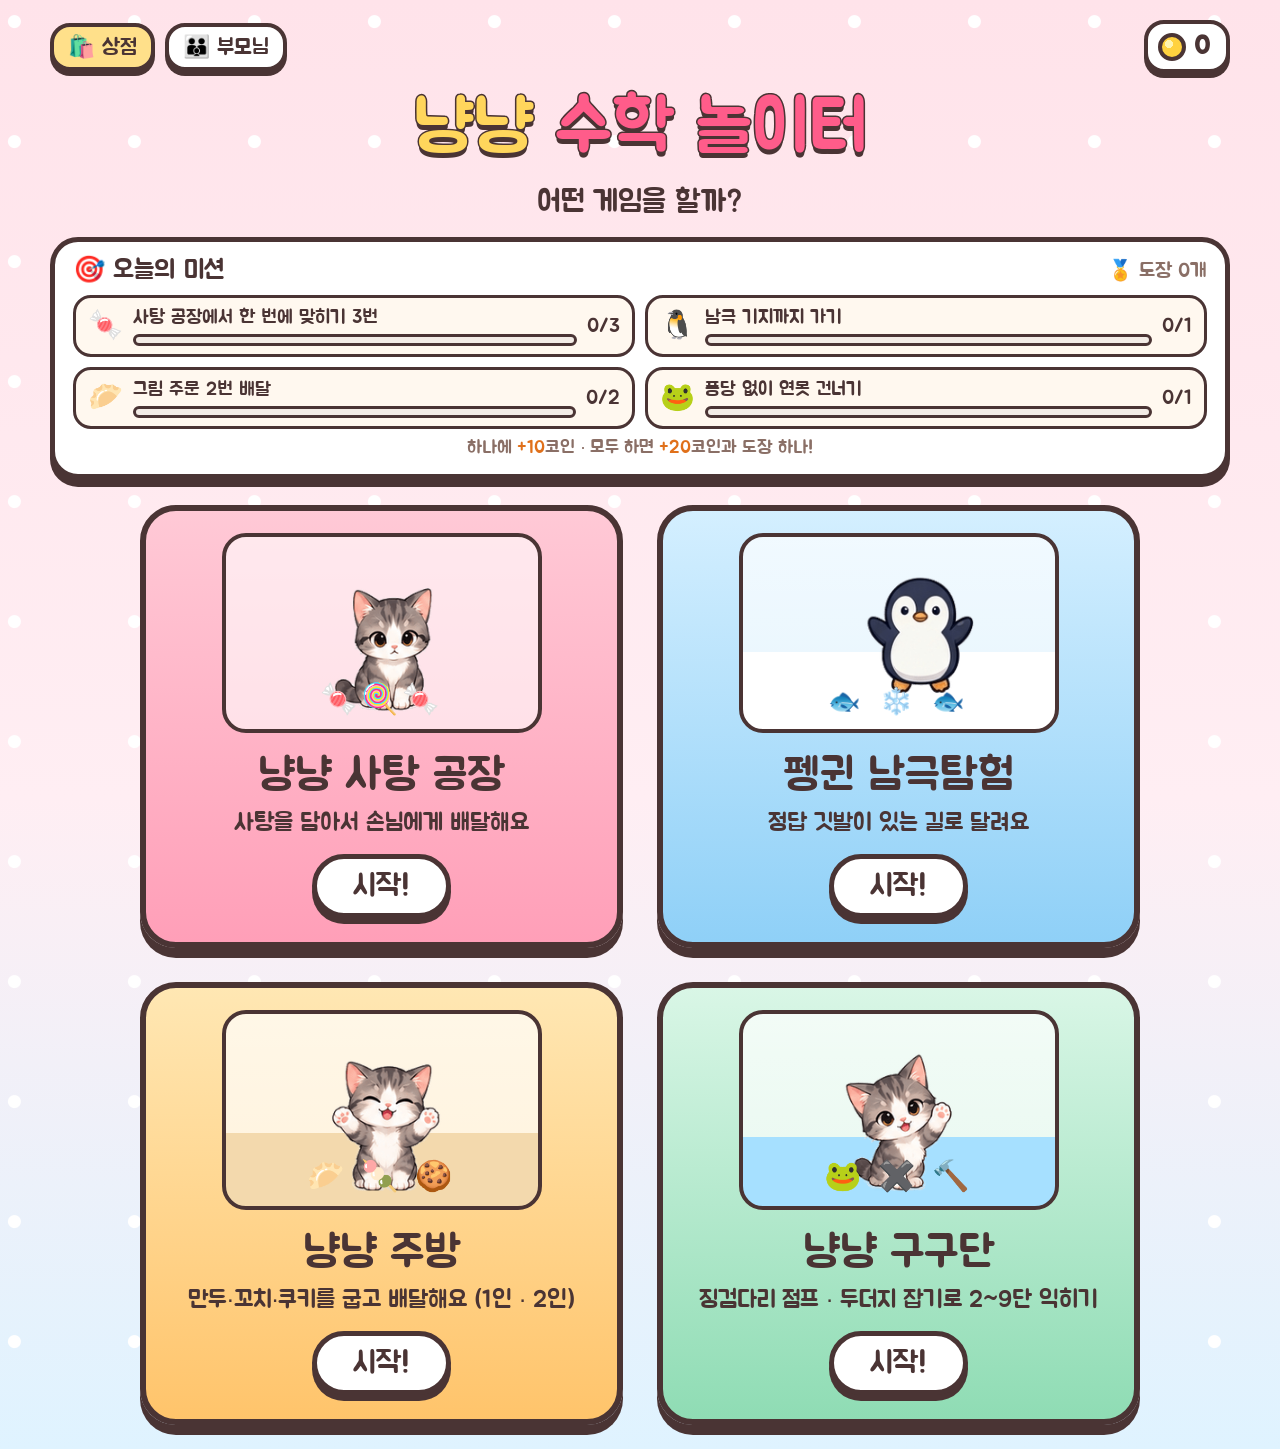
<file: index.html>
<!doctype html>
<html lang="ko">
<head>
  <meta charset="utf-8">
  <meta name="viewport" content="width=device-width, initial-scale=1, minimum-scale=1, maximum-scale=1, user-scalable=no, viewport-fit=cover">
  <meta name="theme-color" content="#ffe3ea">
  <meta name="apple-mobile-web-app-capable" content="yes">
  <title>냥냥 수학 놀이터</title>
  <link rel="preconnect" href="https://fonts.googleapis.com">
  <link rel="preconnect" href="https://fonts.gstatic.com" crossorigin>
  <link href="https://fonts.googleapis.com/css2?family=Jua&display=swap" rel="stylesheet">
  <style>
    :root {
      --ink: #4a3434;
      --pink: #ff8fab;
      --sky: #7cc8f8;
      --lemon: #ffd65c;
      --mint: #7fdcae;
      --cream: #fff8ef;
      --font: 'Jua', 'Apple SD Gothic Neo', 'Malgun Gothic', 'Noto Sans KR', sans-serif;
    }
    * { box-sizing: border-box; -webkit-tap-highlight-color: transparent; }
    html { -webkit-text-size-adjust: 100%; text-size-adjust: 100%; }
    [hidden] { display: none !important; }
    body {
      margin: 0;
      min-height: 100vh;
      min-height: 100dvh;
      font-family: var(--font);
      color: var(--ink);
      background:
        radial-gradient(circle at 12% 18%, #fff 0 6px, transparent 7px) 0 0 / 120px 120px,
        linear-gradient(180deg, #ffe3ea 0%, #ffeef3 55%, #dff3ff 100%);
      display: flex;
      flex-direction: column;
      align-items: center;
      padding: max(20px, env(safe-area-inset-top)) max(16px, env(safe-area-inset-right)) max(24px, env(safe-area-inset-bottom)) max(16px, env(safe-area-inset-left));
      user-select: none;
      -webkit-user-select: none;
    }
    body.modal-open { overflow: hidden; }
    button { font-family: var(--font); color: var(--ink); cursor: pointer; }
    header { width: min(1180px, 100%); display: flex; align-items: center; gap: 10px; }
    .hbtn, .coins {
      display: inline-flex; align-items: center; gap: 8px;
      background: #fff; border: 4px solid var(--ink); border-radius: 20px;
      box-shadow: 0 5px 0 var(--ink);
      padding: 6px 14px; font-size: 22px;
    }
    .hbtn:active { transform: translateY(4px); box-shadow: 0 1px 0 var(--ink); }
    .hbtn.shop { background: #ffe08a; }
    .coins { margin-left: auto; padding: 6px 16px 6px 10px; font-size: 26px; }
    .coin { width: 28px; height: 28px; border-radius: 50%; border: 4px solid var(--ink);
      background: radial-gradient(circle at 35% 35%, #fff4b0 0 22%, #ffd23f 23% 100%); }
    .coins.bump { animation: bump .45s; }
    h1 {
      margin: 10px 0 2px;
      font-size: clamp(40px, 9vw, 72px);
      font-weight: normal;
      color: #ff5c8a;
      -webkit-text-stroke: 3px var(--ink);
      paint-order: stroke fill;
      text-shadow: 0 5px 0 var(--ink);
      text-align: center;
      text-wrap: balance;
    }
    h1 span { color: var(--lemon); }
    .sub { font-size: clamp(20px, 4.5vw, 30px); margin: 8px 0 16px; text-align: center; }

    /* 오늘의 미션 */
    .missions {
      width: min(1180px, 100%);
      background: #fff; border: 5px solid var(--ink); border-radius: 28px; box-shadow: 0 8px 0 var(--ink);
      padding: 12px 18px 14px; margin-bottom: 26px;
    }
    .missions h2 { margin: 0 0 8px; font-size: 26px; font-weight: normal; display: flex; align-items: center; gap: 10px; }
    .missions h2 small { margin-left: auto; font-size: 20px; color: #8a6f66; }
    .missions ul { list-style: none; margin: 0; padding: 0; display: grid; grid-template-columns: repeat(auto-fit, minmax(min(100%, 300px), 1fr)); gap: 10px; }
    .missions li {
      display: grid; grid-template-columns: auto 1fr auto; align-items: center; gap: 4px 10px;
      background: #fff8ef; border: 3px solid var(--ink); border-radius: 18px; padding: 8px 12px; font-size: 19px;
    }
    .missions li .ic { font-size: 28px; grid-row: span 2; }
    .missions li .bar { grid-column: 2; height: 12px; border: 3px solid var(--ink); border-radius: 8px; background: #f3ece6; overflow: hidden; }
    .missions li .bar i { display: block; height: 100%; background: var(--mint); }
    .missions li .num { grid-row: span 2; font-size: 20px; }
    .missions li.done { background: #e8fff1; }
    .missions li.done .num { font-size: 28px; }
    .missions .foot { margin: 8px 0 0; font-size: 18px; color: #8a6f66; text-align: center; }
    .missions .foot b { color: #e0701a; font-weight: normal; }

    .cards {
      width: min(1180px, 100%);
      display: grid;
      grid-template-columns: repeat(auto-fit, minmax(min(100%, 300px), 1fr));
      gap: clamp(18px, 4vw, 34px);
    }
    /* 게임 4개: 태블릿 · 노트북은 2×2, 아주 넓은 화면은 한 줄 */
    @media (min-width: 700px) { .cards { grid-template-columns: repeat(2, minmax(0, 1fr)); width: min(1000px, 100%); } .missions ul { grid-template-columns: repeat(2, minmax(0, 1fr)); } }
    @media (min-width: 1500px) { .cards { grid-template-columns: repeat(4, minmax(0, 1fr)); width: min(1480px, 100%); } .card h2 { font-size: 38px; } .missions ul { grid-template-columns: repeat(4, minmax(0, 1fr)); } }
    .card {
      display: flex; flex-direction: column; align-items: center;
      text-decoration: none; color: var(--ink);
      border: 6px solid var(--ink);
      border-radius: 36px;
      box-shadow: 0 10px 0 var(--ink);
      padding: 22px 20px 24px;
      transition: transform .08s, box-shadow .08s;
      min-width: 0;
    }
    .card:active { transform: translateY(8px); box-shadow: 0 2px 0 var(--ink); }
    .card:focus-visible { outline: 5px solid #fff; outline-offset: 4px; }
    .card.candy { background: linear-gradient(180deg, #ffc9d6, #ff9fb8); }
    .card.penguin { background: linear-gradient(180deg, #d4efff, #8fd0f7); }
    .card.kitchen { background: linear-gradient(180deg, #ffe7b3, #ffc46b); }
    .card.gugudan { background: linear-gradient(180deg, #d9f6e6, #8fdcb4); }
    .card.gugudan .art { background: linear-gradient(180deg, rgba(255,255,255,.7) 64%, #a6e0ff 64%); }
    .art {
      width: 100%; max-width: 320px; aspect-ratio: 16 / 10;
      background: rgba(255, 255, 255, .6);
      border: 4px solid var(--ink); border-radius: 24px;
      display: grid; place-items: center;
      overflow: hidden;
      position: relative;
    }
    /* 캐릭터 (시트 한 칸을 CSS 로) + 위에 상점 모자를 그리는 캔버스 */
    .char { position: relative; animation: bob 1.6s ease-in-out infinite; }
    .char .hat-layer { position: absolute; left: -40px; top: -70px; width: calc(100% + 80px); height: calc(100% + 70px); pointer-events: none; }
    .cat {
      width: 149px; height: 163px;   /* 시트 165×181 칸(앉은 모습, 2행 0번)을 0.9배 */
      background: url(assets/sprites/cat.png?v=9) 0 -163px / 891px 652px no-repeat;
    }
    .peng {
      width: 158px; height: 157px;   /* 펭귄 시트 166×165 칸(정면 만세, 2행 0번)을 0.95배 */
      background: url(assets/sprites/penguin.png?v=9) 0 -157px / 946px 941px no-repeat;
    }
    .chef-cat {
      width: 149px; height: 163px;   /* 고양이 시트 만세(3행 3번)를 0.9배 */
      background: url(assets/sprites/cat.png?v=9) -445.5px -325.8px / 891px 652px no-repeat;
    }
    .wave-cat {
      width: 149px; height: 163px;   /* 고양이 시트 손 흔들기(3행 1번)를 0.9배 */
      background: url(assets/sprites/cat.png?v=9) -148.5px -325.8px / 891px 652px no-repeat;
    }
    .card.gugudan .char { animation-duration: 1.4s; }
    .card.penguin .char { animation-duration: 1s; }
    .card.kitchen .char { animation-duration: 1.2s; }
    .candies, .dumplings, .pond-art { position: absolute; inset: auto 0 10px; text-align: center; font-size: 30px; letter-spacing: 4px; }
    .snow { position: absolute; inset: auto 0 10px; text-align: center; font-size: 26px; letter-spacing: 6px; }
    .card.penguin .art { background: linear-gradient(180deg, rgba(255,255,255,.7) 60%, #ffffff 60%); }
    .card.kitchen .art { background: linear-gradient(180deg, rgba(255,255,255,.7) 62%, #f3d9ad 62%); }
    .card h2 { margin: 16px 0 4px; font-size: clamp(32px, 7vw, 44px); font-weight: normal; text-align: center; }
    .card p { margin: 0; font-size: clamp(18px, 4vw, 24px); text-align: center; text-wrap: balance; word-break: keep-all; }
    .play {
      margin-top: 16px;
      background: #fff; border: 5px solid var(--ink); border-radius: 999px;
      box-shadow: 0 6px 0 var(--ink);
      padding: 8px 36px; font-size: 30px;
    }

    /* 창 (상점 · 부모님) */
    .modal { position: fixed; inset: 0; z-index: 20; background: rgba(74, 52, 52, .45); display: grid; place-items: center; padding: 14px; }
    .sheet {
      position: relative; width: min(680px, 100%); max-height: calc(100dvh - 28px); overflow: auto;
      background: var(--cream); border: 6px solid var(--ink); border-radius: 32px; box-shadow: 0 10px 0 var(--ink);
      padding: 16px 18px 20px; animation: popin .35s cubic-bezier(.3, 1.6, .5, 1);
    }
    .sheet h2 { margin: 0 0 10px; font-size: 32px; font-weight: normal; text-align: center; }
    .sheet h3 { margin: 16px 0 8px; font-size: 22px; font-weight: normal; }
    .close {
      position: absolute; top: 10px; right: 10px; width: 48px; height: 48px;
      border: 4px solid var(--ink); border-radius: 50%; background: #fff; box-shadow: 0 4px 0 var(--ink); font-size: 24px;
    }
    .preview { display: flex; align-items: center; justify-content: center; gap: 16px; background: #fff; border: 4px solid var(--ink); border-radius: 22px; padding: 6px; }
    .preview canvas { width: 300px; height: 150px; max-width: 70%; }
    .wallet { font-size: 26px; margin: 0; white-space: nowrap; }
    .tabs { display: flex; gap: 10px; justify-content: center; margin: 12px 0; }
    .tabs button { border: 4px solid var(--ink); border-radius: 999px; background: #fff; padding: 6px 18px; font-size: 22px; opacity: .55; white-space: nowrap; }
    .tabs button[aria-selected="true"] { background: var(--lemon); opacity: 1; }
    .items { display: grid; grid-template-columns: repeat(auto-fill, minmax(124px, 1fr)); gap: 10px; }
    .item {
      background: #fff; border: 4px solid var(--ink); border-radius: 18px; padding: 6px 6px 8px;
      display: flex; flex-direction: column; align-items: center; gap: 2px; font-size: 18px;
    }
    .item canvas { width: 96px; height: 72px; }
    .item .price { font-size: 17px; color: #8a6f66; }
    .item.sel { box-shadow: 0 0 0 5px var(--lemon); }
    .item.on { background: #e8fff1; }
    .buybar { display: flex; flex-direction: column; align-items: center; gap: 8px; margin-top: 14px; }
    .buybar .msg { margin: 0; font-size: 22px; text-align: center; min-height: 28px; }
    .buybar .msg b { color: #e0701a; font-weight: normal; font-size: 28px; }
    .act {
      border: 5px solid var(--ink); border-radius: 999px; box-shadow: 0 6px 0 var(--ink);
      background: var(--pink); padding: 10px 30px; font-size: 26px;
    }
    .act:disabled { background: #eee6e0; color: #9c8b82; box-shadow: 0 6px 0 #9c8b82; border-color: #9c8b82; }
    .act:not(:disabled):active { transform: translateY(5px); box-shadow: 0 1px 0 var(--ink); }

    /* 부모님 보기 */
    .acc { display: grid; gap: 6px; }
    .acc .row { display: grid; grid-template-columns: 90px 1fr 120px; align-items: center; gap: 10px; font-size: 19px; }
    .acc .bar { height: 16px; border: 3px solid var(--ink); border-radius: 9px; background: #f3ece6; overflow: hidden; }
    .acc .bar i { display: block; height: 100%; background: var(--sky); }
    .missed { margin: 0; padding-left: 26px; font-size: 20px; line-height: 1.55; }
    .missed small { color: #8a6f66; font-size: 16px; }
    .note { font-size: 17px; color: #8a6f66; }
    .danger { border: 4px solid var(--ink); border-radius: 999px; background: #fff; padding: 6px 18px; font-size: 18px; }
    .gg-table { display: grid; grid-template-columns: 56px repeat(9, minmax(0, 1fr)); gap: 3px; font-size: 15px; }
    .gg-table .rh { font-size: 17px; align-self: center; }
    .gg-table i { font-style: normal; text-align: center; border-radius: 6px; padding: 3px 0; border: 2px solid rgba(74,52,52,.35); background: #fff; }
    .gg-table i.try { background: #fff3b0; } .gg-table i.oops { background: #ffd1dc; } .gg-table i.star { background: #c8f0d8; }

    @keyframes bob { 50% { transform: translateY(-8px); } }
    @keyframes popin { from { transform: scale(.5); opacity: 0; } to { transform: scale(1); opacity: 1; } }
    @keyframes bump { 40% { transform: scale(1.18); } }
    @media (prefers-reduced-motion: reduce) { .char { animation: none; } }
    @media (max-width: 520px) {
      .hbtn { font-size: 18px; padding: 5px 10px; }
      .tabs button { font-size: 18px; padding: 5px 12px; }
      .sheet { padding: 14px 12px 18px; }
      .coins { font-size: 22px; }
      .acc .row { grid-template-columns: 70px 1fr 96px; font-size: 17px; }
    }
  </style>
</head>
<body>
  <header>
    <button class="hbtn shop" id="open-shop">🛍️ 상점</button>
    <button class="hbtn" id="open-parent">👪 부모님</button>
    <div class="coins" id="coins" aria-label="모은 코인"><span class="coin"></span><b id="coin-count">0</b></div>
  </header>
  <h1><span>냥냥</span> 수학 놀이터</h1>
  <p class="sub">어떤 게임을 할까?</p>

  <section class="missions" aria-label="오늘의 미션">
    <h2>🎯 오늘의 미션 <small id="stamps"></small></h2>
    <ul id="mission-list"></ul>
    <p class="foot" id="mission-foot"></p>
  </section>

  <main class="cards">
    <a class="card candy" href="candy.html">
      <div class="art">
        <div class="char" data-sheet="cat" data-anim="groom" data-frame="0" data-scale="0.9"><div class="cat" role="img" aria-label="고양이 냥이"></div><canvas class="hat-layer"></canvas></div>
        <div class="candies">🍬🍭🍬</div>
      </div>
      <h2>냥냥 사탕 공장</h2>
      <p>사탕을 담아서 손님에게 배달해요</p>
      <span class="play">시작!</span>
    </a>

    <a class="card penguin" href="penguin.html">
      <div class="art">
        <div class="char" data-sheet="penguin" data-anim="row1" data-frame="0" data-scale="0.95"><div class="peng" role="img" aria-label="만세하는 펭귄"></div><canvas class="hat-layer"></canvas></div>
        <div class="snow">🐟 ❄️ 🐟</div>
      </div>
      <h2>펭귄 남극탐험</h2>
      <p>정답 깃발이 있는 길로 달려요</p>
      <span class="play">시작!</span>
    </a>

    <a class="card kitchen" href="kitchen.html">
      <div class="art">
        <div class="char" data-sheet="cat" data-anim="happy" data-frame="3" data-scale="0.9"><div class="chef-cat" role="img" aria-label="신난 고양이 요리사"></div><canvas class="hat-layer"></canvas></div>
        <div class="dumplings">🥟 🍡 🍪</div>
      </div>
      <h2>냥냥 주방</h2>
      <p>만두·꼬치·쿠키를 굽고 배달해요 (1인 · 2인)</p>
      <span class="play">시작!</span>
    </a>

    <a class="card gugudan" href="gugudan.html">
      <div class="art">
        <div class="char" data-sheet="cat" data-anim="happy" data-frame="1" data-scale="0.9"><div class="wave-cat" role="img" aria-label="손 흔드는 고양이"></div><canvas class="hat-layer"></canvas></div>
        <div class="pond-art">🐸 ✖️ 🔨</div>
      </div>
      <h2>냥냥 구구단</h2>
      <p>징검다리 점프 · 두더지 잡기로 2~9단 익히기</p>
      <span class="play">시작!</span>
    </a>
  </main>

  <!-- 상점 -->
  <div class="modal" id="shop" hidden>
    <div class="sheet" role="dialog" aria-label="냥냥 상점">
      <button class="close" aria-label="닫기">✕</button>
      <h2>🛍️ 냥냥 상점</h2>
      <div class="preview"><canvas id="preview" width="600" height="300"></canvas><p class="wallet">🪙 <b id="shop-coins">0</b></p></div>
      <div class="tabs" role="tablist">
        <button data-tab="hat" aria-selected="true">👒 모자</button>
        <button data-tab="room" aria-selected="false">🏠 주방 꾸미기</button>
      </div>
      <div class="items" id="shop-items"></div>
      <div class="buybar">
        <p class="msg" id="shop-msg">갖고 싶은 걸 눌러 봐요!</p>
        <button class="act" id="shop-action" hidden></button>
      </div>
    </div>
  </div>

  <!-- 부모님 보기 -->
  <div class="modal" id="parent" hidden>
    <div class="sheet" role="dialog" aria-label="부모님 보기">
      <button class="close" aria-label="닫기">✕</button>
      <h2>👪 부모님 보기</h2>
      <h3>최근 정답률 <span class="note">(종류별 최근 30문제, 모든 게임 합쳐서)</span></h3>
      <div class="acc" id="acc"></div>
      <h3>자주 틀린 문제</h3>
      <ol class="missed" id="missed"></ol>
      <p class="note" id="review-note"></p>
      <h3>구구단 익힘표 <span class="note">(한 번에 3번 연속 맞히면 ⭐)</span></h3>
      <div class="gg-table" id="gg-table"></div>
      <p class="note" id="gg-note"></p>
      <h3>오늘의 미션</h3>
      <p class="note" id="mission-note"></p>
      <p class="note">기록은 이 기기(브라우저)에만 저장돼요. 인터넷 기록을 지우거나 다른 브라우저로 열면 따로 시작해요.</p>
      <button class="danger" id="reset-learn">배움 기록 지우기 (코인·아이템은 그대로)</button>
    </div>
  </div>

  <!-- 배포할 때 v 값을 올리면 모든 파일이 한꺼번에 새로 받아진다 -->
  <script type="importmap">
  {
    "imports": {
      "./src/audio.js": "./src/audio.js?v=24",
      "./src/sprites.js": "./src/sprites.js?v=24",
      "./src/save.js": "./src/save.js?v=24",
      "./src/learn.js": "./src/learn.js?v=24",
      "./src/missions.js": "./src/missions.js?v=24",
      "./src/gugudan/facts.js": "./src/gugudan/facts.js?v=24",
      "./src/shop.js": "./src/shop.js?v=24"
    }
  }
  </script>
  <script type="module" src="src/home.js?v=24"></script>
</body>
</html>
</file>
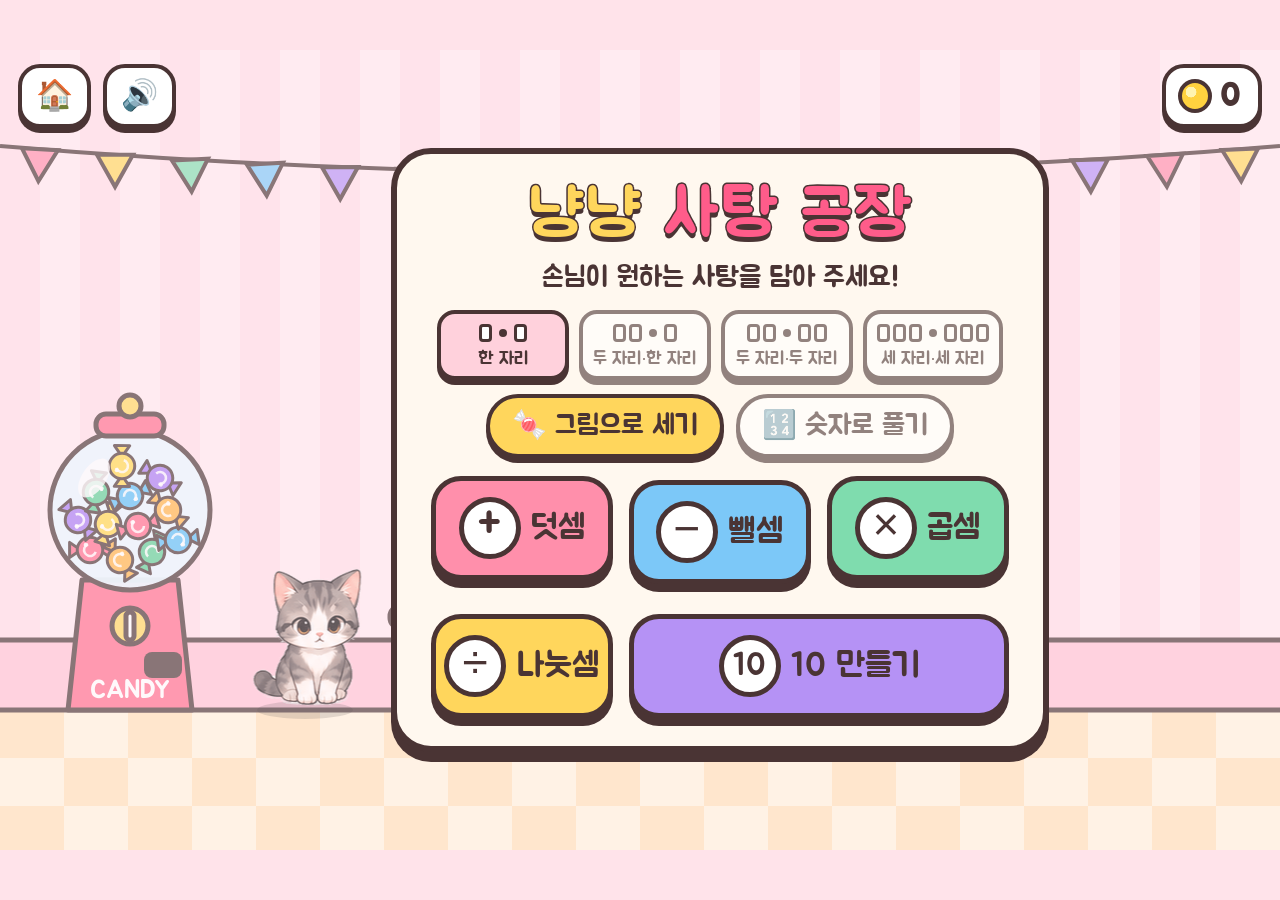
<file: candy.html>
<!doctype html>
<html lang="ko">
<head>
  <meta charset="utf-8">
  <meta name="viewport" content="width=device-width, initial-scale=1, minimum-scale=1, maximum-scale=1, user-scalable=no, viewport-fit=cover">
  <meta name="theme-color" content="#ffe3ea">
  <meta name="apple-mobile-web-app-capable" content="yes">
  <title>냥냥 사탕 공장</title>
  <link rel="preconnect" href="https://fonts.googleapis.com">
  <link rel="preconnect" href="https://fonts.gstatic.com" crossorigin>
  <link href="https://fonts.googleapis.com/css2?family=Jua&display=swap" rel="stylesheet">
  <link rel="stylesheet" href="style.css?v=24">
</head>
<body>
  <div id="stage">
    <canvas id="scene"></canvas>

    <!-- 상단 HUD -->
    <div id="hud">
      <a id="btn-games" class="chip" href="./" aria-label="게임 고르기 (처음 화면)">🏠</a>
      <button id="btn-home" class="chip" aria-label="뒤로 (게임 로비)" hidden>🔙</button>
      <button id="btn-sound" class="chip" aria-label="소리">🔊</button>
      <div id="dots" hidden></div>
      <div id="coins" class="chip coins"><span class="coin"></span><b id="coin-count">0</b></div>
    </div>

    <!-- 손님 주문서 -->
    <div id="order" hidden>
      <p class="order-text"></p>
      <p class="order-expr"></p>
      <p class="order-q"></p>
      <div class="order-progress"></div>
    </div>

    <!-- 아래쪽 안내 -->
    <div id="tip" hidden></div>

    <!-- 큰 수 풀이 보드 (난이도 2~4 오답 힌트) -->
    <div id="work" hidden>
      <p class="work-title">차근차근 풀어 볼까?</p>
      <div class="work-body"></div>
      <p class="work-note"></p>
    </div>

    <!-- 3지선다 -->
    <div id="answers" hidden></div>

    <!-- 시작 화면 -->
    <section id="menu" class="screen">
      <div class="panel">
        <h1 class="title"><span>냥냥</span> 사탕 공장</h1>
        <p class="sub">손님이 원하는 사탕을 담아 주세요!</p>
        <!-- 난이도: 칸 모양으로 자릿수를 보여 줌 (글을 못 읽어도 고를 수 있게) -->
        <div class="diffs" role="radiogroup" aria-label="난이도">
          <button class="diff" data-diff="1" aria-checked="true"><span class="boxes"><i></i><b></b><i></i></span><small>한 자리</small></button>
          <button class="diff" data-diff="2" aria-checked="false"><span class="boxes"><i></i><i></i><b></b><i></i></span><small>두 자리·한 자리</small></button>
          <button class="diff" data-diff="3" aria-checked="false"><span class="boxes"><i></i><i></i><b></b><i></i><i></i></span><small>두 자리·두 자리</small></button>
          <button class="diff" data-diff="4" aria-checked="false"><span class="boxes"><i></i><i></i><i></i><b></b><i></i><i></i><i></i></span><small>세 자리·세 자리</small></button>
        </div>
        <div class="levels" role="radiogroup" aria-label="푸는 방법">
          <button class="pill" data-level="picture" aria-checked="true">🍬 그림으로 세기</button>
          <button class="pill" data-level="number" aria-checked="false">🔢 숫자로 풀기</button>
        </div>
        <p class="big-note">그림으로: 낱개 10개는 막대 🍭, 막대 10개는 상자 📦로 포장해요<br><small>곱셈·나눗셈 그림은 두 자리·한 자리까지 · 숫자로 풀면 풀이판이 나와요</small></p>
        <div class="modes">
          <button class="btn mode add" data-mode="add"><span class="sign">+</span><span>덧셈</span></button>
          <button class="btn mode sub" data-mode="sub"><span class="sign">−</span><span>뺄셈</span></button>
          <button class="btn mode mul" data-mode="mul"><span class="sign">×</span><span>곱셈</span></button>
          <button class="btn mode div" data-mode="div"><span class="sign">÷</span><span>나눗셈</span></button>
          <button class="btn mode ten" data-mode="ten"><span class="sign">10</span><span>10 만들기</span></button>
        </div>
      </div>
    </section>

    <!-- 결과 화면 -->
    <section id="result" class="screen" hidden>
      <div class="panel">
        <h2 class="title small">오늘 영업 끝!</h2>
        <div class="stars"></div>
        <p class="earned"></p>
        <button class="btn go next-step" hidden></button>
        <div class="row">
          <button class="btn go again">한 번 더!</button>
          <button class="btn go home">처음으로</button>
        </div>
      </div>
    </section>
  </div>

  <!-- 배포할 때 v 값을 올리면 모든 파일이 한꺼번에 새로 받아진다 (캐시에서 옛 파일과 섞이지 않게) -->
  <script type="importmap">
  {
    "imports": {
      "./src/sprites.js": "./src/sprites.js?v=24",
      "./src/characters.js": "./src/characters.js?v=24",
      "./src/actor.js": "./src/actor.js?v=24",
      "./src/audio.js": "./src/audio.js?v=24",
      "./src/problems.js": "./src/problems.js?v=24",
      "./src/work.js": "./src/work.js?v=24",
      "./src/viewport.js": "./src/viewport.js?v=24",
      "./src/blocks.js": "./src/blocks.js?v=24",
      "./src/save.js": "./src/save.js?v=24",
      "./src/learn.js": "./src/learn.js?v=24",
      "./src/missions.js": "./src/missions.js?v=24",
      "./src/shop.js": "./src/shop.js?v=24"
    }
  }
  </script>
  <script type="module" src="src/game.js?v=24"></script>
</body>
</html>
</file>
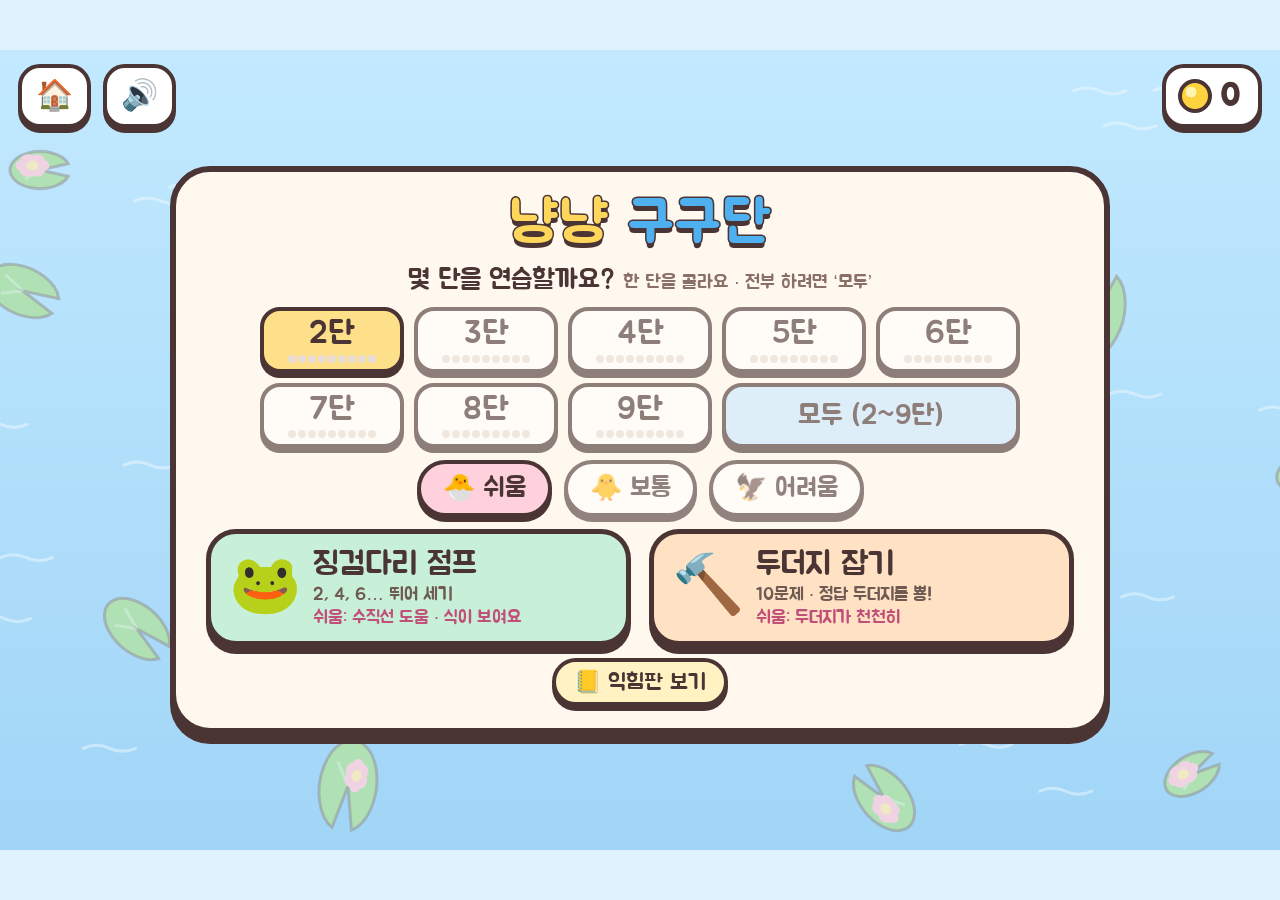
<file: gugudan.html>
<!doctype html>
<html lang="ko">
<head>
  <meta charset="utf-8">
  <meta name="viewport" content="width=device-width, initial-scale=1, minimum-scale=1, maximum-scale=1, user-scalable=no, viewport-fit=cover">
  <meta name="theme-color" content="#dff3ff">
  <meta name="apple-mobile-web-app-capable" content="yes">
  <title>냥냥 구구단</title>
  <link rel="preconnect" href="https://fonts.googleapis.com">
  <link rel="preconnect" href="https://fonts.gstatic.com" crossorigin>
  <link href="https://fonts.googleapis.com/css2?family=Jua&display=swap" rel="stylesheet">
  <link rel="stylesheet" href="style.css?v=24">
  <link rel="stylesheet" href="gugudan.css?v=24">
</head>
<body class="gugudan">
  <div id="stage">
    <!-- 연못 · 마당 장면 (누르기: 징검돌 · 두더지) -->
    <canvas id="scene"></canvas>

    <!-- 상단 HUD -->
    <div id="hud">
      <a id="btn-games" class="chip" href="./" aria-label="게임 고르기 (처음 화면)">🏠</a>
      <button id="btn-home" class="chip" aria-label="뒤로 (구구단 로비)" hidden>🔙</button>
      <button id="btn-sound" class="chip" aria-label="소리">🔊</button>
      <div id="coins" class="chip coins"><span class="coin"></span><b id="coin-count">0</b></div>
    </div>

    <div id="banner" hidden></div>

    <!-- 로비: 단 고르기 → 단계 → 게임 -->
    <section id="lobby" class="screen">
      <div class="panel">
        <h1 class="title"><span>냥냥</span> 구구단</h1>
        <p class="sub">몇 단을 연습할까요? <small>한 단을 골라요 · 전부 하려면 ‘모두’</small></p>
        <div class="dans" role="group" aria-label="단 고르기"></div>
        <div class="lv-row" role="radiogroup" aria-label="단계">
          <button class="lv" data-level="1" aria-checked="false">🐣 쉬움</button>
          <button class="lv" data-level="2" aria-checked="false">🐥 보통</button>
          <button class="lv" data-level="3" aria-checked="false">🦅 어려움</button>
        </div>
        <div class="games">
          <button class="btn game stones" data-game="stones">
            <span class="g-icon">🐸</span><b>징검다리 점프</b><small class="g-desc">3, 6, 9… 뛰어 세기</small><small class="g-lv"></small>
          </button>
          <button class="btn game moles" data-game="moles">
            <span class="g-icon">🔨</span><b>두더지 잡기</b><small class="g-desc">10문제 · 정답 두더지를 뿅!</small><small class="g-lv"></small>
          </button>
        </div>
        <button class="pill book-btn" id="open-book">📒 익힘판 보기</button>
      </div>
    </section>

    <!-- 익힘판: 2~9단 × 1~9 -->
    <section id="book" class="screen" hidden>
      <div class="panel">
        <button class="close" aria-label="닫기">✕</button>
        <h2 class="title small">📒 익힘판</h2>
        <p class="note">한 번에 3번 연속 맞히면 ⭐ · 칸을 누르면 구구단을 읽어 줘요</p>
        <div class="table"></div>
        <p class="legend"><i class="s-new"></i>아직 <i class="s-try"></i>익히는 중 <i class="s-oops"></i>다시 해 봐요 <i class="s-star"></i>익힘 ⭐</p>
      </div>
    </section>

    <!-- 결과 -->
    <section id="result" class="screen" hidden>
      <div class="panel">
        <h2 class="title small r-title"></h2>
        <div class="stars"></div>
        <p class="r-line r-main"></p>
        <p class="r-line r-seq"></p>
        <div class="missed"></div>
        <p class="r-line r-book"></p>
        <p class="earned"></p>
        <button class="btn go next-pond" hidden></button>
        <div class="row">
          <button class="btn go again">한 번 더!</button>
          <button class="btn go other">다른 게임</button>
          <button class="btn go home">로비로</button>
        </div>
      </div>
    </section>
  </div>

  <!-- 배포할 때 v 값을 올리면 모든 파일이 한꺼번에 새로 받아진다 -->
  <script type="importmap">
  {
    "imports": {
      "./src/audio.js": "./src/audio.js?v=24",
      "./src/viewport.js": "./src/viewport.js?v=24",
      "./src/sprites.js": "./src/sprites.js?v=24",
      "./src/save.js": "./src/save.js?v=24",
      "./src/learn.js": "./src/learn.js?v=24",
      "./src/missions.js": "./src/missions.js?v=24",
      "./src/shop.js": "./src/shop.js?v=24",
      "./src/gugudan/facts.js": "./src/gugudan/facts.js?v=24",
      "./src/gugudan/draw.js": "./src/gugudan/draw.js?v=24",
      "./src/gugudan/stones.js": "./src/gugudan/stones.js?v=24",
      "./src/gugudan/moles.js": "./src/gugudan/moles.js?v=24"
    }
  }
  </script>
  <script type="module" src="src/gugudan/main.js?v=24"></script>
</body>
</html>
</file>
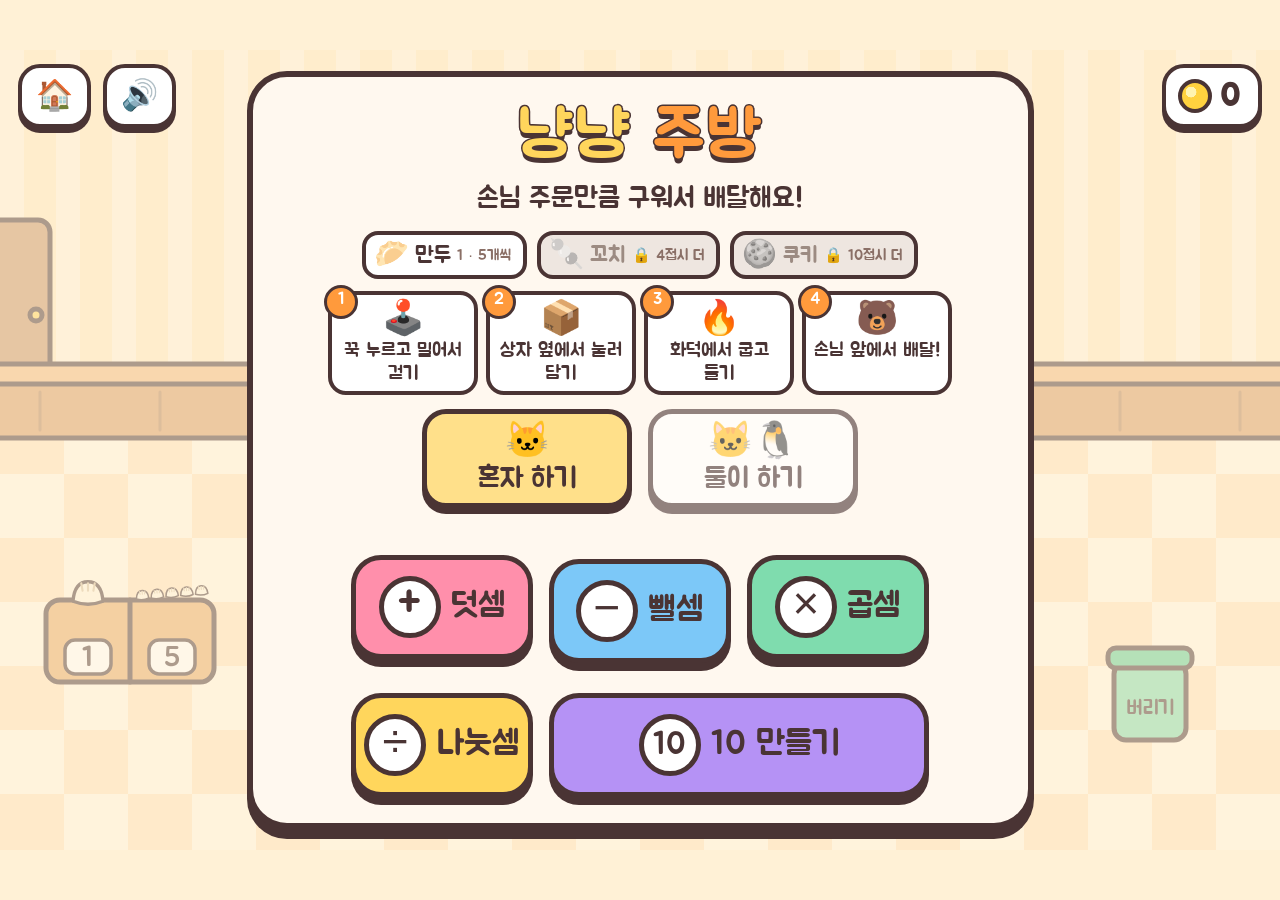
<file: kitchen.html>
<!doctype html>
<html lang="ko">
<head>
  <meta charset="utf-8">
  <meta name="viewport" content="width=device-width, initial-scale=1, minimum-scale=1, maximum-scale=1, user-scalable=no, viewport-fit=cover">
  <meta name="theme-color" content="#fff1d6">
  <meta name="apple-mobile-web-app-capable" content="yes">
  <title>냥냥 주방</title>
  <link rel="preconnect" href="https://fonts.googleapis.com">
  <link rel="preconnect" href="https://fonts.gstatic.com" crossorigin>
  <link href="https://fonts.googleapis.com/css2?family=Jua&display=swap" rel="stylesheet">
  <link rel="stylesheet" href="style.css?v=24">
  <link rel="stylesheet" href="kitchen.css?v=24">
</head>
<body class="kitchen">
  <div id="stage">
    <!-- 주방 장면 (손님 · 요리사 · 상자 · 불 · 쓰레기통) — 화면을 눌러 요리사를 움직인다 -->
    <canvas id="scene"></canvas>

    <!-- 상단 HUD -->
    <div id="hud">
      <a id="btn-games" class="chip" href="./" aria-label="게임 고르기 (처음 화면)">🏠</a>
      <button id="btn-home" class="chip" aria-label="뒤로 (게임 로비)" hidden>🔙</button>
      <button id="btn-sound" class="chip" aria-label="소리">🔊</button>
      <div id="clock" class="chip" hidden><span aria-hidden="true">⏱</span><b id="clock-text">2:30</b></div>
      <div id="combo" class="chip" hidden></div>
      <div id="served" class="chip" hidden><span aria-hidden="true">🥟</span><b id="served-count">0</b></div>
      <div id="coins" class="chip coins"><span class="coin"></span><b id="coin-count">0</b></div>
    </div>

    <div id="banner" hidden></div>

    <!-- 거스름돈: 손님이 낸 돈 − 음식값 -->
    <div id="pay" hidden>
      <p class="pay-q">🪙 <b class="pay-paid">10</b>코인 냈어요 · 음식은 <b class="pay-price">7</b>코인</p>
      <p class="pay-ask">거스름돈은 얼마?</p>
      <div class="pay-choices"></div>
    </div>

    <!-- 시작 화면 -->
    <section id="menu" class="screen">
      <div class="panel">
        <h1 class="title"><span>냥냥</span> 주방</h1>
        <p class="sub">손님 주문만큼 구워서 배달해요!</p>
        <div class="dishes" aria-label="오늘의 메뉴"></div>
        <ol class="steps">
          <li><b>🕹️</b>꾹 누르고 밀어서 걷기</li>
          <li><b>📦</b>상자 옆에서 눌러 담기</li>
          <li><b>🔥</b>화덕에서 굽고 들기</li>
          <li><b>🐻</b>손님 앞에서 배달!</li>
        </ol>
        <div class="players" role="radiogroup" aria-label="몇 명이 할까요">
          <button class="player-pick" data-players="1" aria-checked="true"><span class="pp-icon">🐱</span><span>혼자 하기</span></button>
          <button class="player-pick" data-players="2" aria-checked="false"><span class="pp-icon">🐱🐧</span><span>둘이 하기</span></button>
        </div>
        <p class="howto duo-note">둘이 하기: 화면 왼쪽을 누르면 1P 냥이, 오른쪽을 누르면 2P 펭귄 조이스틱. 손님은 함께 받아요!</p>
        <div class="modes">
          <button class="btn mode add" data-mode="add"><span class="sign">+</span><span>덧셈</span></button>
          <button class="btn mode sub" data-mode="sub"><span class="sign">−</span><span>뺄셈</span></button>
          <button class="btn mode mul" data-mode="mul"><span class="sign">×</span><span>곱셈</span></button>
          <button class="btn mode div" data-mode="div"><span class="sign">÷</span><span>나눗셈</span></button>
          <button class="btn mode ten" data-mode="ten"><span class="sign">10</span><span>10 만들기</span></button>
        </div>
      </div>
    </section>

    <!-- 결과 화면 -->
    <section id="result" class="screen" hidden>
      <div class="panel">
        <h2 class="title small">영업 끝!</h2>
        <div class="stars"></div>
        <p class="served-line"></p>
        <p class="dish-line"></p>
        <p class="team-line"></p>
        <p class="unlock-line"></p>
        <p class="best-line"></p>
        <p class="earned"></p>
        <div class="row">
          <button class="btn go again">한 번 더!</button>
          <button class="btn go home">처음으로</button>
        </div>
      </div>
    </section>
  </div>

  <!-- 배포할 때 v 값을 올리면 모든 파일이 한꺼번에 새로 받아진다 -->
  <script type="importmap">
  {
    "imports": {
      "./src/audio.js": "./src/audio.js?v=24",
      "./src/problems.js": "./src/problems.js?v=24",
      "./src/viewport.js": "./src/viewport.js?v=24",
      "./src/sprites.js": "./src/sprites.js?v=24",
      "./src/characters.js": "./src/characters.js?v=24",
      "./src/save.js": "./src/save.js?v=24",
      "./src/learn.js": "./src/learn.js?v=24",
      "./src/missions.js": "./src/missions.js?v=24",
      "./src/shop.js": "./src/shop.js?v=24",
      "./src/kitchen/draw.js": "./src/kitchen/draw.js?v=24"
    }
  }
  </script>
  <script type="module" src="src/kitchen/game.js?v=24"></script>
</body>
</html>
</file>
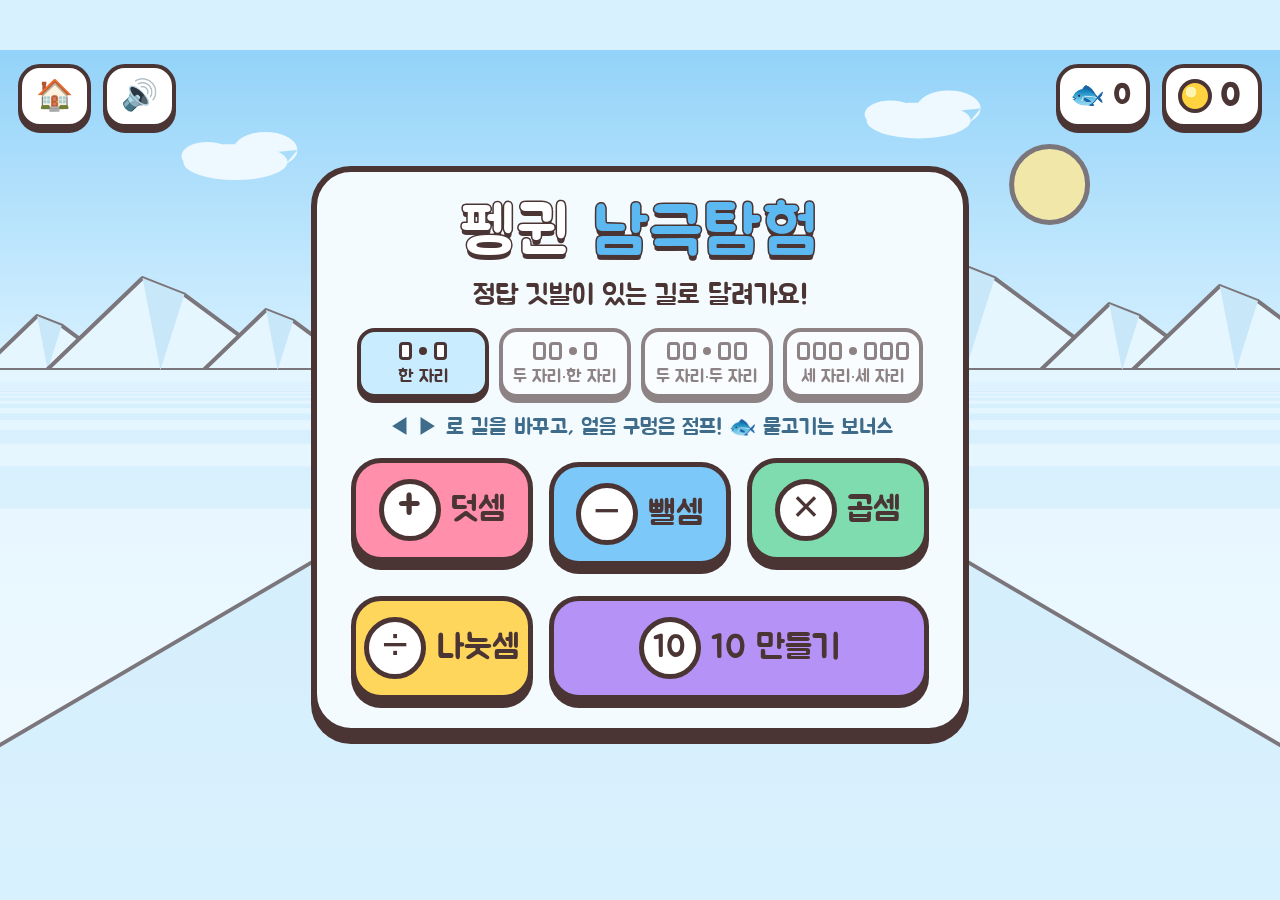
<file: penguin.html>
<!doctype html>
<html lang="ko">
<head>
  <meta charset="utf-8">
  <meta name="viewport" content="width=device-width, initial-scale=1, minimum-scale=1, maximum-scale=1, user-scalable=no, viewport-fit=cover">
  <meta name="theme-color" content="#d8f1ff">
  <meta name="apple-mobile-web-app-capable" content="yes">
  <title>펭귄 남극탐험</title>
  <link rel="preconnect" href="https://fonts.googleapis.com">
  <link rel="preconnect" href="https://fonts.gstatic.com" crossorigin>
  <link href="https://fonts.googleapis.com/css2?family=Jua&display=swap" rel="stylesheet">
  <link rel="stylesheet" href="style.css?v=24">
  <link rel="stylesheet" href="penguin.css?v=24">
</head>
<body class="penguin">
  <div id="stage">
    <canvas id="scene"></canvas>

    <!-- 상단 HUD -->
    <div id="hud">
      <a id="btn-games" class="chip" href="./" aria-label="게임 고르기 (처음 화면)">🏠</a>
      <button id="btn-home" class="chip" aria-label="뒤로 (게임 로비)" hidden>🔙</button>
      <button id="btn-sound" class="chip" aria-label="소리">🔊</button>
      <div id="dots" hidden></div>
      <div id="fish" class="chip"><span aria-hidden="true">🐟</span><b id="fish-count">0</b></div>
      <div id="coins" class="chip coins"><span class="coin"></span><b id="coin-count">0</b></div>
    </div>

    <!-- 문제 + 세 갈래 보기 (왼쪽·가운데·오른쪽 길 순서) -->
    <div id="quiz" hidden>
      <p class="q-expr"></p>
      <div class="q-choices"><span></span><span></span><span></span></div>
      <p class="q-msg"></p>
    </div>

    <!-- 조작 버튼 -->
    <div id="pad" hidden>
      <button class="pad left" aria-label="왼쪽 길">◀</button>
      <button class="pad jump" aria-label="점프">점프</button>
      <button class="pad right" aria-label="오른쪽 길">▶</button>
    </div>

    <!-- 시작 화면 -->
    <section id="menu" class="screen">
      <div class="panel">
        <h1 class="title"><span>펭귄</span> 남극탐험</h1>
        <p class="sub">정답 깃발이 있는 길로 달려가요!</p>
        <div class="diffs" role="radiogroup" aria-label="난이도">
          <button class="diff" data-diff="1" aria-checked="true"><span class="boxes"><i></i><b></b><i></i></span><small>한 자리</small></button>
          <button class="diff" data-diff="2" aria-checked="false"><span class="boxes"><i></i><i></i><b></b><i></i></span><small>두 자리·한 자리</small></button>
          <button class="diff" data-diff="3" aria-checked="false"><span class="boxes"><i></i><i></i><b></b><i></i><i></i></span><small>두 자리·두 자리</small></button>
          <button class="diff" data-diff="4" aria-checked="false"><span class="boxes"><i></i><i></i><i></i><b></b><i></i><i></i><i></i></span><small>세 자리·세 자리</small></button>
        </div>
        <p class="howto">◀ ▶ 로 길을 바꾸고, 얼음 구멍은 점프! 🐟 물고기는 보너스</p>
        <div class="modes">
          <button class="btn mode add" data-mode="add"><span class="sign">+</span><span>덧셈</span></button>
          <button class="btn mode sub" data-mode="sub"><span class="sign">−</span><span>뺄셈</span></button>
          <button class="btn mode mul" data-mode="mul"><span class="sign">×</span><span>곱셈</span></button>
          <button class="btn mode div" data-mode="div"><span class="sign">÷</span><span>나눗셈</span></button>
          <button class="btn mode ten" data-mode="ten"><span class="sign">10</span><span>10 만들기</span></button>
        </div>
      </div>
    </section>

    <!-- 결과 화면 -->
    <section id="result" class="screen" hidden>
      <div class="panel">
        <h2 class="title small">기지 도착!</h2>
        <div class="stars"></div>
        <p class="earned"></p>
        <div class="review"></div>
        <button class="btn go next-step" hidden></button>
        <div class="row">
          <button class="btn go again">한 번 더!</button>
          <button class="btn go home">처음으로</button>
        </div>
      </div>
    </section>
  </div>

  <!-- 배포할 때 v 값을 올리면 모든 파일이 한꺼번에 새로 받아진다 -->
  <script type="importmap">
  {
    "imports": {
      "./src/audio.js": "./src/audio.js?v=24",
      "./src/problems.js": "./src/problems.js?v=24",
      "./src/viewport.js": "./src/viewport.js?v=24",
      "./src/sprites.js": "./src/sprites.js?v=24",
      "./src/save.js": "./src/save.js?v=24",
      "./src/learn.js": "./src/learn.js?v=24",
      "./src/missions.js": "./src/missions.js?v=24",
      "./src/shop.js": "./src/shop.js?v=24",
      "./src/penguin/draw.js": "./src/penguin/draw.js?v=24"
    }
  }
  </script>
  <script type="module" src="src/penguin/game.js?v=24"></script>
</body>
</html>
</file>
<file: style.css>
:root {
  --ink: #4a3434;
  --cream: #fff8ef;
  --pink: #ff8fab;
  --sky: #7cc8f8;
  --mint: #7fdcae;
  --lemon: #ffd65c;
  --grape: #b592f5;
  --font: 'Jua', 'Apple SD Gothic Neo', 'Malgun Gothic', 'Noto Sans KR', sans-serif;
  /* 노치·홈 바 영역 (game.js fit() 이 읽어서 무대를 그 안에 맞춘다) */
  --sat: env(safe-area-inset-top, 0px);
  --sar: env(safe-area-inset-right, 0px);
  --sab: env(safe-area-inset-bottom, 0px);
  --sal: env(safe-area-inset-left, 0px);
}

* { box-sizing: border-box; -webkit-tap-highlight-color: transparent; }

html, body {
  margin: 0;
  padding: 0;
  height: 100%;
  overflow: hidden;
  overscroll-behavior: none;
  /* 삼성 인터넷 등이 글자만 따로 키우지 않게 */
  -webkit-text-size-adjust: 100%;
  text-size-adjust: 100%;
  background: #ffe3ea;
  font-family: var(--font);
  color: var(--ink);
  user-select: none;
  -webkit-user-select: none;
  -webkit-touch-callout: none;
  touch-action: none;
}

/* 화면 밖으로 삐져나가는 내용이 문서 크기를 키우지 않도록 고정 틀 안에 둔다 */
body { position: fixed; inset: 0; }

#stage {
  position: absolute;
  left: 0; top: 0;
  width: 100%;
  height: 100%;
  visibility: hidden;   /* game.js 가 크기를 맞춘 뒤 .ready 로 보여 준다 */
  transform-origin: 0 0;
  overflow: hidden;
  border-radius: 0;
}

#stage.ready { visibility: visible; }

#scene { position: absolute; inset: 0; width: 100%; height: 100%; display: block; }

[hidden] { display: none !important; }

button { font-family: var(--font); color: var(--ink); cursor: pointer; touch-action: manipulation; }

/* ── 스티커 버튼 ───────────────────────────── */
.btn {
  border: 5px solid var(--ink);
  border-radius: 30px;
  background: #fff;
  box-shadow: 0 8px 0 var(--ink);
  transition: transform .08s, box-shadow .08s, filter .2s;
  font-size: 34px;
}
.btn:active { transform: translateY(6px); box-shadow: 0 2px 0 var(--ink); }

.chip {
  height: 64px;
  min-width: 64px;
  border: 4px solid var(--ink);
  border-radius: 22px;
  background: #fff;
  box-shadow: 0 5px 0 var(--ink);
  font-size: 30px;
  display: inline-flex;
  align-items: center;
  justify-content: center;
  gap: 8px;
  padding: 0 14px;
}
button.chip:active { transform: translateY(4px); box-shadow: 0 1px 0 var(--ink); }

/* ── HUD ──────────────────────────────────── */
#hud {
  position: absolute;
  left: 18px; right: 18px; top: 14px;
  display: flex;
  align-items: center;
  gap: 12px;
  pointer-events: none;
  z-index: 5;   /* 메뉴·결과 화면 위에서도 버튼을 누를 수 있게 */
}
#hud > * { pointer-events: auto; }
#coins { margin-left: auto; font-size: 32px; padding: 0 18px 0 12px; }
.coin {
  width: 34px; height: 34px;
  border-radius: 50%;
  background: radial-gradient(circle at 35% 35%, #fff4b0 0 22%, #ffd23f 23% 100%);
  border: 4px solid var(--ink);
  display: inline-block;
}
#coins.bump { animation: bump .4s; }

#dots {
  position: absolute;
  left: 50%; transform: translateX(-50%);
  display: flex; gap: 12px;
  background: #fff;
  border: 4px solid var(--ink);
  border-radius: 24px;
  box-shadow: 0 5px 0 var(--ink);
  padding: 8px 16px;
}
.dot {
  width: 40px; height: 40px;
  border-radius: 50%;
  border: 4px dashed #d8c4b8;
  display: grid; place-items: center;
  font-size: 26px;
  line-height: 1;
}
.dot.now { border: 4px solid var(--pink); animation: pulse 1s infinite; }
.dot.done { border: 4px solid var(--ink); background: var(--lemon); }
.dot.ok { border: 4px solid var(--ink); background: var(--mint); }

/* ── 주문서 ───────────────────────────────── */
#order {
  position: absolute;
  right: 26px; top: 104px;
  width: 430px;
  background: #fff;
  border: 5px solid var(--ink);
  border-radius: 30px;
  box-shadow: 0 7px 0 var(--ink);
  padding: 14px 20px 16px;
  text-align: center;
  pointer-events: none;
  animation: popin .35s cubic-bezier(.3, 1.6, .5, 1);
}
#order::after {
  content: '';
  position: absolute;
  right: 150px; bottom: -26px;
  border: 14px solid transparent;
  border-top: 16px solid var(--ink);
}
#order p { margin: 0; }
.order-text { font-size: 27px; line-height: 1.25; }
.order-expr { font-size: 60px; line-height: 1.1; margin-top: 6px !important; letter-spacing: 2px; }
.order-expr .q { color: #ff5c8a; display: inline-block; animation: wiggle 1.4s infinite; }
.order-expr .ans { color: #23a86b; display: inline-block; animation: bump .5s; }
.order-expr.long { font-size: 46px; }
.order-expr.xlong { font-size: 36px; letter-spacing: 0; }
.order-q { font-size: 30px; color: #ff5c8a; margin-top: 4px !important; }
.order-progress { display: flex; justify-content: center; gap: 8px; margin-top: 8px; }
.order-progress:empty { display: none; }
.order-progress i {
  width: 30px; height: 30px; border-radius: 50%;
  border: 4px dashed #d8c4b8;
}
.order-progress i.on { border: 4px solid var(--ink); background: var(--pink); animation: popin .3s; }

/* ── 안내 ─────────────────────────────────── */
#tip {
  position: absolute;
  left: 0; right: 0; bottom: 40px;
  margin: 0 auto;
  width: fit-content;
  background: var(--lemon);
  border: 5px solid var(--ink);
  border-radius: 999px;
  box-shadow: 0 6px 0 var(--ink);
  padding: 12px 34px;
  font-size: 36px;
  white-space: nowrap;
  pointer-events: none;
  animation: popin .3s cubic-bezier(.3, 1.6, .5, 1);
}

/* ── 답 버튼 ──────────────────────────────── */
#answers {
  position: absolute;
  left: 0; right: 0; bottom: 22px;
  display: flex;
  justify-content: center;
  gap: 34px;
}
.answer {
  width: 180px; height: 108px;
  font-size: 66px;
  line-height: 1;
  background: #fff;
  animation: popin .35s cubic-bezier(.3, 1.6, .5, 1) backwards;
}
.answer:nth-child(2) { animation-delay: .07s; }
.answer:nth-child(3) { animation-delay: .14s; }
.answer.wrong { background: #e9e1dc; color: #b7a69c; filter: grayscale(1); animation: shake .4s; pointer-events: none; }
.answer.right { background: var(--mint); animation: bump .5s; }
#answers.locked .answer { pointer-events: none; }
.answer.long { width: 205px; font-size: 50px; }
.answer.xlong { width: 205px; font-size: 40px; }

/* ── 큰 수 풀이 보드 ──────────────────────── */
#work {
  position: absolute;
  left: 400px; top: 340px; width: 580px;
  background: #fff;
  border: 5px solid var(--ink);
  border-radius: 26px;
  box-shadow: 0 7px 0 var(--ink);
  padding: 10px 18px 12px;
  text-align: center;
  pointer-events: none;
  animation: popin .35s cubic-bezier(.3, 1.6, .5, 1);
  --cell: 46px;
}
#work p { margin: 0; }
.work-title { font-size: 26px; color: #ff5c8a; margin-bottom: 4px !important; }
.work-note { font-size: 24px; min-height: 30px; margin-top: 8px !important; }
.work-note:empty { display: none; }
.col-grid { display: grid; justify-content: center; column-gap: 4px; }
.col-grid .cell { height: 42px; font-size: 40px; line-height: 42px; text-align: center; border-radius: 8px; }
.col-grid .cell.mark { height: 26px; font-size: 22px; line-height: 26px; color: #ff5c8a; }
.col-grid .cell.now { background: #fff3b0; }
.col-grid .cell.struck { color: #b7a69c; text-decoration: line-through; text-decoration-thickness: 3px; }
.col-grid .cell.result { color: #23a86b; }
.col-grid .rule { height: 5px; background: var(--ink); border-radius: 3px; margin: 4px 0; }
.work-body .line { font-size: 30px; margin: 3px 0; }
.work-body .line.note { font-size: 23px; color: #8a6f66; }
.work-body .line.final { font-size: 34px; color: #23a86b; }
.pop { animation: popin .3s cubic-bezier(.3, 1.6, .5, 1); }

/* ── 화면 패널 ────────────────────────────── */
.screen {
  position: absolute; inset: 0;
  display: grid; place-items: center;
  background: rgba(255, 238, 243, .35);
}
.panel {
  background: var(--cream);
  border: 6px solid var(--ink);
  border-radius: 40px;
  box-shadow: 0 10px 0 var(--ink);
  padding: 26px 40px 34px;
  text-align: center;
  animation: popin .4s cubic-bezier(.3, 1.6, .5, 1);
}
#menu .panel { margin-left: 160px; padding: 20px 34px 28px; }
.title {
  margin: 0;
  font-size: 66px;
  font-weight: normal;
  color: #ff5c8a;
  -webkit-text-stroke: 3px var(--ink);
  paint-order: stroke fill;
  text-shadow: 0 5px 0 var(--ink);
  letter-spacing: 2px;
}
.title span { color: var(--lemon); }
.title.small { font-size: 56px; }
.sub { font-size: 28px; margin: 4px 0 14px; }

.levels { display: flex; gap: 12px; justify-content: center; margin-bottom: 18px; }

/* 난이도: 자릿수를 칸 모양으로 */
.diffs { display: flex; gap: 10px; justify-content: center; margin-bottom: 14px; }
.diff {
  min-width: 132px;
  border: 4px solid var(--ink);
  border-radius: 18px;
  background: #fff;
  box-shadow: 0 5px 0 var(--ink);
  padding: 8px 10px 5px;
  display: flex; flex-direction: column; align-items: center; gap: 4px;
  opacity: .6;
}
.diff[aria-checked="true"] { background: #ffd1dc; opacity: 1; }
.diff:active { transform: translateY(4px); box-shadow: 0 1px 0 var(--ink); }
.diff .boxes { display: flex; align-items: center; gap: 3px; height: 22px; }
.diff .boxes i { width: 13px; height: 18px; border: 3px solid var(--ink); border-radius: 4px; background: #fff; }
.diff .boxes b { width: 8px; height: 8px; border-radius: 50%; background: var(--ink); margin: 0 4px; }
.diff small { font-size: 18px; white-space: nowrap; }

.big-note { display: none; font-size: 21px; line-height: 1.3; color: #b0607a; margin: -6px 0 12px; }
#menu.big-numbers .big-note { display: block; }
#menu .big-note small { font-size: 17px; color: #8a6f66; }
.pill {
  border: 4px solid var(--ink);
  border-radius: 999px;
  background: #fff;
  padding: 10px 22px;
  font-size: 28px;
  box-shadow: 0 5px 0 var(--ink);
  opacity: .6;
}
.pill[aria-checked="true"] { background: var(--lemon); opacity: 1; }
.pill:active { transform: translateY(4px); box-shadow: 0 1px 0 var(--ink); }

.modes { display: grid; grid-template-columns: repeat(3, 182px); gap: 16px; justify-content: center; }
.mode {
  height: 104px;
  display: flex; align-items: center; justify-content: center; gap: 10px;
  font-size: 34px;
  white-space: nowrap;
}
.mode .sign {
  width: 62px; height: 62px;
  border-radius: 50%;
  background: #fff;
  border: 5px solid var(--ink);
  display: grid; place-items: center;
  font-size: 46px; line-height: 1;
  padding-bottom: 4px;
}
.mode.ten { grid-column: span 2; background: var(--grape); }
.mode.ten .sign { font-size: 32px; padding-bottom: 2px; }
.mode.add { background: var(--pink); }
.mode.sub { background: var(--sky); }
.mode.mul { background: var(--mint); }
.mode.div { background: var(--lemon); }

.stars { font-size: 70px; margin: 14px 0 4px; letter-spacing: 4px; }
.stars .off { filter: grayscale(1) opacity(.35); }
.stars span { display: inline-block; animation: popin .4s cubic-bezier(.3, 1.6, .5, 1) backwards; }
.earned { font-size: 34px; margin: 4px 0 22px; }
.row { display: flex; gap: 22px; justify-content: center; }
.go { padding: 14px 34px; background: var(--pink); }
.go.home { background: #fff; }


.float-coin {
  position: absolute;
  font-size: 46px;
  color: #ffb300;
  -webkit-text-stroke: 2px var(--ink);
  paint-order: stroke fill;
  pointer-events: none;
  animation: floatup 1.1s ease-out forwards;
}

@keyframes popin { from { transform: scale(.4); opacity: 0; } to { transform: scale(1); opacity: 1; } }
@keyframes bump { 0%, 100% { transform: scale(1); } 40% { transform: scale(1.18); } }
@keyframes shake { 0%, 100% { transform: translateX(0); } 25% { transform: translateX(-12px); } 75% { transform: translateX(12px); } }
@keyframes pulse { 50% { transform: scale(1.15); } }
@keyframes wiggle { 0%, 100% { transform: rotate(0); } 25% { transform: rotate(-10deg); } 75% { transform: rotate(10deg); } }
@keyframes floatup { from { transform: translateY(0); opacity: 1; } to { transform: translateY(-90px); opacity: 0; } }

/* ── 세로 화면 (폭 720 무대) ───────────────── */
#stage.portrait #order {
  left: 20px; right: auto; top: 104px;
  width: 450px;
}
#stage.portrait #order::after {
  right: -30px; bottom: auto; top: 110px;
  border: 14px solid transparent;
  border-left: 16px solid var(--ink);
}
#stage.portrait #menu .panel { margin-left: 0; margin-top: -40px; }
#stage.portrait .modes { grid-template-columns: repeat(2, 250px); }
#stage.portrait #work { left: 24px; top: 410px; width: auto; right: 24px; }
#stage.portrait .order-expr { font-size: 56px; }

#debug {
  position: fixed; left: 4px; top: 4px; z-index: 99;
  max-width: calc(100% - 8px);
  margin: 0; padding: 6px 8px;
  background: rgba(0, 0, 0, .75); color: #fff;
  font: 11px/1.35 monospace;
  white-space: pre-wrap; word-break: break-all;
  pointer-events: none;
}

a.chip { text-decoration: none; color: var(--ink); }

/* 세로 화면: 왼쪽엔 🏠 🔙 만, 🔊 는 오른쪽 코인 옆으로 (가운데 진행 점과 겹치지 않게) */
#stage.portrait #hud > :not(#btn-games):not(#btn-home) { order: 1; }
#stage.portrait #btn-sound { margin-left: auto; }
#stage.portrait #coins { margin-left: 0; }

/* 오늘의 미션 알림 (모든 게임 공용, missions.js 가 띄움) */
#toasts {
  position: fixed; left: 50%; top: max(10px, env(safe-area-inset-top)); transform: translateX(-50%);
  z-index: 50; display: flex; flex-direction: column; align-items: center; gap: 8px;
  pointer-events: none; width: max-content; max-width: 94vw;
}
.toast {
  background: #fff; border: 4px solid var(--ink); border-radius: 18px; box-shadow: 0 5px 0 var(--ink);
  padding: 8px 18px; font-family: var(--font); font-size: 20px; color: var(--ink); text-align: center;
  animation: popin .35s cubic-bezier(.3, 1.6, .5, 1);
  transition: opacity .5s, transform .5s;
}
.toast.out { opacity: 0; transform: translateY(-12px); }

/* 결과 화면: 다음 단계 권하기 */
.go.next-step { display: block; margin: 0 auto 18px; background: var(--lemon); font-size: 28px; padding: 10px 26px; }
</file>
<file: gugudan.css>
/* 냥냥 구구단 — style.css(공용 스티커 UI) 위에 연못 색을 덧입힌다. 장면은 canvas 에 그린다 */
body.gugudan { background: #dff3ff; }
body.gugudan .screen { background: rgba(223, 243, 255, .5); }
body.gugudan .title { color: #4fb0f0; font-size: 58px; }
body.gugudan .title span { color: var(--lemon); }
body.gugudan .title.small { font-size: 50px; }
#scene { touch-action: none; }

#lobby .panel { padding: 16px 30px 22px; width: min(940px, calc(100% - 40px)); }
#lobby .sub { margin: 2px 0 10px; font-size: 27px; }
#lobby .sub small { font-size: 19px; color: #8a6f66; }

/* 단 고르기 (여러 개) */
.dans { display: grid; grid-template-columns: repeat(5, 1fr); gap: 10px; margin: 0 auto 12px; max-width: 760px; }
.dan {
  border: 4px solid var(--ink); border-radius: 20px; background: #fff; box-shadow: 0 5px 0 var(--ink);
  padding: 6px 4px 4px; font-size: 32px; line-height: 1.05;
  display: flex; flex-direction: column; align-items: center; gap: 2px;
  opacity: .62;
}
.dan[aria-pressed="true"] { background: #ffe08a; opacity: 1; }
.dan:active { transform: translateY(4px); box-shadow: 0 1px 0 var(--ink); }
.dan .ds { display: flex; gap: 2px; height: 12px; align-items: center; }
.dan .ds i { width: 8px; height: 8px; border-radius: 50%; background: #e7ddd6; display: inline-block; }
.dan .ds i.on { background: #ffb300; box-shadow: 0 0 0 1.5px var(--ink); }
.dan .medal { font-size: 18px; height: 12px; line-height: 12px; }
.dan.all { grid-column: span 2; font-size: 28px; justify-content: center; background: #c9e8ff; }
.dan.all[aria-pressed="true"] { background: #7cc8f8; }

/* 단계 */
.lv-row { display: flex; gap: 12px; justify-content: center; margin-bottom: 12px; }
.lv {
  border: 4px solid var(--ink); border-radius: 999px; background: #fff; box-shadow: 0 5px 0 var(--ink);
  padding: 8px 22px; font-size: 26px; opacity: .6;
}
.lv[aria-checked="true"] { background: #ffd1dc; opacity: 1; }
.lv:active { transform: translateY(4px); box-shadow: 0 1px 0 var(--ink); }

/* 게임 고르기 */
.games { display: grid; grid-template-columns: 1fr 1fr; gap: 18px; margin-bottom: 12px; }
.game {
  display: grid; grid-template-columns: auto 1fr; grid-template-rows: auto auto auto; column-gap: 12px;
  align-items: center; text-align: left; padding: 10px 18px 12px; font-size: 32px;
}
.game .g-icon { grid-row: span 3; font-size: 58px; line-height: 1; }
.game b { font-weight: normal; }
.game small { font-size: 18px; color: #6f5a54; line-height: 1.25; }
.game .g-lv { color: #c0507a; }
.game.stones { background: #c8f0d8; }
.game.moles { background: #ffe1c4; }
.game:disabled { filter: grayscale(1); opacity: .5; }
.book-btn { font-size: 22px; padding: 6px 18px; opacity: 1; background: #fff3c4; }

/* 익힘판 */
#book .panel { position: relative; padding: 14px 24px 18px; }
#book .close, .close {
  position: absolute; right: 12px; top: 10px;
  width: 52px; height: 52px; border-radius: 50%;
  border: 4px solid var(--ink); background: #fff; font-size: 26px; box-shadow: 0 4px 0 var(--ink);
}
#book .note { margin: 2px 0 8px; font-size: 19px; color: #8a6f66; }
.table { display: grid; grid-template-columns: 92px repeat(9, 62px); gap: 5px; justify-content: center; }
.table .rh { display: flex; flex-direction: column; justify-content: center; font-size: 24px; line-height: 1; }
.table .rh small { font-size: 15px; color: #e0901a; }
.table .c {
  height: 46px; border-radius: 12px; border: 3px solid var(--ink); background: #fff;
  font-size: 21px; padding: 0; position: relative; line-height: 1;
  display: flex; flex-direction: column; align-items: center; justify-content: center;
}
.table .c small { font-size: 12px; color: #8a6f66; }
.s-new { background: #fff; }
.s-try { background: #fff3b0 !important; }
.s-oops { background: #ffd1dc !important; }
.s-star { background: #c8f0d8 !important; }
.table .c.s-star::after { content: '⭐'; position: absolute; right: -6px; top: -8px; font-size: 15px; }
.legend { margin: 10px 0 0; font-size: 18px; display: flex; gap: 6px; align-items: center; justify-content: center; flex-wrap: wrap; }
.legend i { width: 20px; height: 20px; border-radius: 6px; border: 3px solid var(--ink); display: inline-block; margin-left: 8px; }

/* 결과 */
#result .panel { min-width: 560px; max-width: calc(100% - 40px); }
.r-line { font-size: 30px; margin: 4px 0 0; }
.r-seq { font-size: 22px; color: #2f7d3f; }
.r-book { font-size: 22px; color: #e0701a; }
.missed { display: flex; flex-wrap: wrap; gap: 8px; justify-content: center; margin: 8px 0 0; }
.missed:empty { display: none; }
.missed b { font-weight: normal; font-size: 22px; color: #b0607a; width: 100%; }
.missed span { background: #ffd1dc; border: 3px solid var(--ink); border-radius: 14px; padding: 4px 12px; font-size: 22px; }
.go.next-pond { display: block; margin: 0 auto 16px; background: #7fdcae; font-size: 30px; padding: 10px 28px; }
#result .row .go { font-size: 28px; padding: 12px 24px; }
#result .row .go.other { background: var(--lemon); }

#banner {
  position: absolute; left: 0; right: 0; top: 42%;
  margin: 0 auto; width: max-content; max-width: calc(100% - 40px);
  background: #fff; border: 6px solid var(--ink); border-radius: 30px; box-shadow: 0 8px 0 var(--ink);
  padding: 12px 34px; font-size: 52px; text-align: center;
  animation: popin .4s cubic-bezier(.3, 1.6, .5, 1);
  z-index: 4; pointer-events: none;
}

/* ── 세로 화면 (폭 720 무대) ── */
#stage.portrait #lobby .panel { padding: 14px 18px 20px; width: calc(100% - 28px); }
#stage.portrait .dans { grid-template-columns: repeat(5, 1fr); gap: 8px; }
#stage.portrait .dan { font-size: 28px; }
#stage.portrait .games { grid-template-columns: 1fr; gap: 12px; }
#stage.portrait .game { font-size: 30px; }
#stage.portrait .table { grid-template-columns: 70px repeat(9, 58px); gap: 4px; }
#stage.portrait #book .panel { padding: 12px 10px 16px; }
#stage.portrait #result .panel { min-width: 0; width: calc(100% - 40px); }
#stage.portrait #result .row { flex-wrap: wrap; gap: 14px; }
#stage.portrait #banner { font-size: 42px; }
</file>
<file: kitchen.css>
/* 냥냥 주방 — style.css(공용 스티커 UI) 위에 주방 색만 덧입힌다. 장면은 canvas 에 그린다 */
body.kitchen { background: #fff1d6; }
body.kitchen .screen { background: rgba(255, 241, 214, .55); }
body.kitchen .title { color: #ff9a3c; }
body.kitchen #menu .panel { margin-left: 0; padding: 18px 30px 26px; }
#scene { touch-action: none; }

.howto { font-size: 20px; margin: 0 0 14px; color: #8a6f66; }
.duo-note { visibility: hidden; }
#menu.duo .duo-note { visibility: visible; }

/* 하는 방법 4단계 */
.steps {
  list-style: none; padding: 0; margin: 0 0 14px;
  display: flex; gap: 8px; justify-content: center;
  counter-reset: step;
}
.steps li {
  counter-increment: step;
  width: 150px;
  background: #fff; border: 4px solid var(--ink); border-radius: 18px;
  padding: 4px 6px 6px; font-size: 19px; line-height: 1.2; word-break: keep-all;
  position: relative;
}
.steps li b { display: block; font-size: 34px; font-weight: normal; }
.steps li::before {
  content: counter(step);
  position: absolute; left: -8px; top: -10px;
  width: 28px; height: 28px; border-radius: 50%;
  background: #ff9a3c; color: #fff; border: 3px solid var(--ink);
  font-size: 17px; line-height: 22px;
}

/* 인원 고르기 */
.players { display: flex; gap: 16px; justify-content: center; margin: 4px 0 8px; }
.player-pick {
  min-width: 210px;
  border: 5px solid var(--ink);
  border-radius: 24px;
  background: #fff;
  box-shadow: 0 6px 0 var(--ink);
  padding: 8px 18px 6px;
  font-size: 28px;
  display: flex; flex-direction: column; align-items: center; gap: 0;
  opacity: .6;
}
.player-pick .pp-icon { font-size: 36px; line-height: 1.1; }
.player-pick[aria-checked="true"] { background: #ffe08a; opacity: 1; }
.player-pick:active { transform: translateY(4px); box-shadow: 0 2px 0 var(--ink); }

/* HUD: 시계는 가운데, 콤보·접시 수·코인은 오른쪽 */
#clock {
  position: absolute; left: 50%; transform: translateX(-50%);
  font-size: 32px; padding: 0 18px;
}
#clock.hurry { background: #ffd1dc; }
#clock.hurry b { display: inline-block; animation: pulse 1s infinite; }
#combo { margin-left: auto; font-size: 24px; padding: 0 14px; background: #fff3c4; }
#combo.fever { background: linear-gradient(90deg, #ff8fab, #ffd65c, #7fdcae, #7cc8f8); animation: bump .6s infinite; }
#served { font-size: 28px; padding: 0 16px 0 10px; }
#combo[hidden] + #served { margin-left: auto; }
body.kitchen #coins { margin-left: 0; }
body.kitchen #served[hidden] + #coins { margin-left: auto; }   /* 메뉴 화면: 코인은 오른쪽 */

#banner {
  position: absolute; left: 0; right: 0; top: 40%;
  margin: 0 auto; width: max-content;
  background: #fff; border: 6px solid var(--ink); border-radius: 30px; box-shadow: 0 8px 0 var(--ink);
  padding: 14px 40px; font-size: 60px;
  animation: popin .4s cubic-bezier(.3, 1.6, .5, 1);
  z-index: 4;
  pointer-events: none;
}

.served-line { font-size: 36px; margin: 6px 0 0; }
.team-line { font-size: 26px; margin: 4px 0 0; color: #8a6f66; }
.best-line { font-size: 24px; margin: 4px 0 0; color: #e0701a; }
.dish-line { font-size: 26px; margin: 2px 0 0; }
.unlock-line { font-size: 22px; margin: 6px 0 0; color: #8a6f66; }
.unlock-line:empty { display: none; }
.unlock-line.new {
  font-size: 26px; color: var(--ink);
  background: #ffe08a; border: 4px solid var(--ink); border-radius: 18px;
  padding: 6px 14px; display: inline-block;
  animation: popin .5s .6s cubic-bezier(.3, 1.6, .5, 1) backwards;
}

/* 오늘의 메뉴 (잠긴 레시피는 남은 접시 수) */
.dishes { display: flex; gap: 10px; justify-content: center; margin: 0 0 12px; }
.dish {
  display: flex; align-items: center; gap: 6px;
  background: #fff; border: 4px solid var(--ink); border-radius: 16px;
  padding: 2px 12px 2px 8px; font-size: 22px; white-space: nowrap;
}
.dish b { font-size: 28px; font-weight: normal; }
.dish small { font-size: 15px; color: #8a6f66; }
.dish.locked { background: #eee6e0; color: #9c8b82; }
.dish.locked b { filter: grayscale(1); opacity: .6; }

/* 세로 화면 */
#stage.portrait #clock { top: 64px; }
#stage.portrait #combo { margin-left: 0; }
#stage.portrait #served { margin-left: 0; }
#stage.portrait #combo:not([hidden]) { position: absolute; top: 64px; right: 0; }
#stage.portrait .steps { flex-wrap: wrap; max-width: 560px; margin-left: auto; margin-right: auto; }
#stage.portrait .steps li { width: 250px; }
#stage.portrait .howto { max-width: 520px; margin-left: auto; margin-right: auto; }

/* 거스름돈 묻기 (손님 머리 위) */
#pay {
  position: absolute; width: 320px;
  background: #fffaf0; border: 5px solid var(--ink); border-radius: 26px; box-shadow: 0 7px 0 var(--ink);
  padding: 10px 14px 14px; text-align: center; z-index: 4;
  animation: popin .35s cubic-bezier(.3, 1.6, .5, 1);
  pointer-events: none;   /* 동전 단추만 눌린다 — 나머지를 누르면 아래 주방(손님 · 조이스틱)으로 */
}
#pay p { margin: 0; }
.pay-q { font-size: 22px; }
.pay-q b { font-weight: normal; font-size: 30px; color: #e0701a; }
.pay-ask { font-size: 26px; margin: 2px 0 8px !important; }
.pay-choices { display: flex; gap: 12px; justify-content: center; }
.pay-btn {
  width: 78px; height: 78px; border-radius: 50%;
  border: 5px solid var(--ink); box-shadow: 0 5px 0 var(--ink);
  background: radial-gradient(circle at 35% 35%, #fff4b0 0 25%, #ffd23f 26% 100%);
  font-size: 36px;
  pointer-events: auto;
}
.pay-btn:active { transform: translateY(4px); box-shadow: 0 1px 0 var(--ink); }
.pay-btn.wrong { opacity: .35; }
.pay-btn.hint { animation: pulse .8s infinite; box-shadow: 0 5px 0 var(--ink), 0 0 0 6px #7fdcae; }
</file>
<file: penguin.css>
/* 펭귄 남극탐험 — style.css(공용 스티커 UI) 위에 얼음 색만 덧입힌다 */
body.penguin { background: #d8f1ff; }

body.penguin .screen { background: rgba(216, 241, 255, .35); }
body.penguin .panel { background: #f4fbff; }
body.penguin .title { color: #5bb8f0; }
body.penguin .title span { color: #ffffff; }
body.penguin #menu .panel { margin-left: 0; }
body.penguin .diff[aria-checked="true"] { background: #c9ecff; }
.howto { font-size: 22px; margin: 0 0 16px; color: #3f6c8a; }

#fish { font-size: 28px; padding: 0 16px 0 10px; margin-left: auto; }
#fish.bump { animation: bump .3s; }
body.penguin #coins { margin-left: 0; }

/* 문제판 */
#quiz {
  position: absolute;
  left: 0; right: 0; top: 96px;
  margin: 0 auto;
  width: 640px;
  background: #fff;
  border: 5px solid var(--ink);
  border-radius: 30px;
  box-shadow: 0 7px 0 var(--ink);
  padding: 8px 20px 12px;
  text-align: center;
  pointer-events: none;
  animation: popin .35s cubic-bezier(.3, 1.6, .5, 1);
}
#quiz p { margin: 0; }
.q-expr { font-size: 54px; line-height: 1.15; }
.q-expr.long { font-size: 40px; }
.q-expr .q { color: #ff5c8a; display: inline-block; animation: wiggle 1.4s infinite; }
.q-expr .ans { color: #23a86b; display: inline-block; animation: bump .5s; }
.q-choices { display: flex; justify-content: space-between; gap: 14px; margin-top: 8px; }
.q-choices span {
  flex: 1;
  border: 4px solid var(--ink);
  border-radius: 18px;
  font-size: 40px;
  line-height: 1.25;
  transition: transform .15s;
  white-space: nowrap;
}
.q-choices .lane0 { background: #ff8fab; }
.q-choices .lane1 { background: #ffd65c; }
.q-choices .lane2 { background: #7cc8f8; }
.q-choices .here { transform: translateY(-4px) scale(1.06); box-shadow: 0 0 0 5px #fff, 0 0 0 9px var(--ink); }
.q-choices .right { background: #23a86b; color: #fff; }
.q-choices .wrong { background: #e0d8d3; color: #a8968b; }
.q-msg { font-size: 26px; margin-top: 8px !important; color: #3f6c8a; }

/* 조작 버튼 */
#pad {
  position: absolute;
  left: 24px; right: 24px; bottom: 22px;
  display: flex; justify-content: space-between; align-items: flex-end;
  pointer-events: none;
}
.pad {
  pointer-events: auto;
  width: 170px; height: 112px;
  border: 5px solid var(--ink);
  border-radius: 30px;
  background: #fff;
  box-shadow: 0 8px 0 var(--ink);
  font-size: 56px;
  color: var(--ink);
  touch-action: none;
}
.pad.jump { width: 190px; font-size: 40px; background: #c9ecff; }
.pad:active { transform: translateY(6px); box-shadow: 0 2px 0 var(--ink); }

/* 결과 */
.review { margin: 0 0 18px; font-size: 30px; }
.review p { margin: 2px 0; }
.review b { color: #23a86b; font-weight: normal; }
.review-title { font-size: 22px; color: #8a6f66; }

/* 세로 화면 */
#stage.portrait #quiz { width: auto; left: 20px; right: 20px; top: 140px; }
#stage.portrait .q-expr { font-size: 58px; }
#stage.portrait .q-expr.long { font-size: 42px; }
#stage.portrait .q-choices span { font-size: 44px; }
#stage.portrait .pad { width: 190px; height: 120px; }
#stage.portrait .pad.jump { width: 220px; }
#stage.portrait #dots { gap: 8px; padding: 6px 12px; }
#stage.portrait .dot { width: 32px; height: 32px; font-size: 20px; }
#stage.portrait #fish { font-size: 24px; padding: 0 12px 0 8px; }
/* 세로 화면: 오른쪽에 🔊 🐟 코인이 모이므로 진행 점은 한 줄 아래로 */
#stage.portrait #fish { margin-left: 0; }
#stage.portrait #dots { top: 64px; }
</file>
